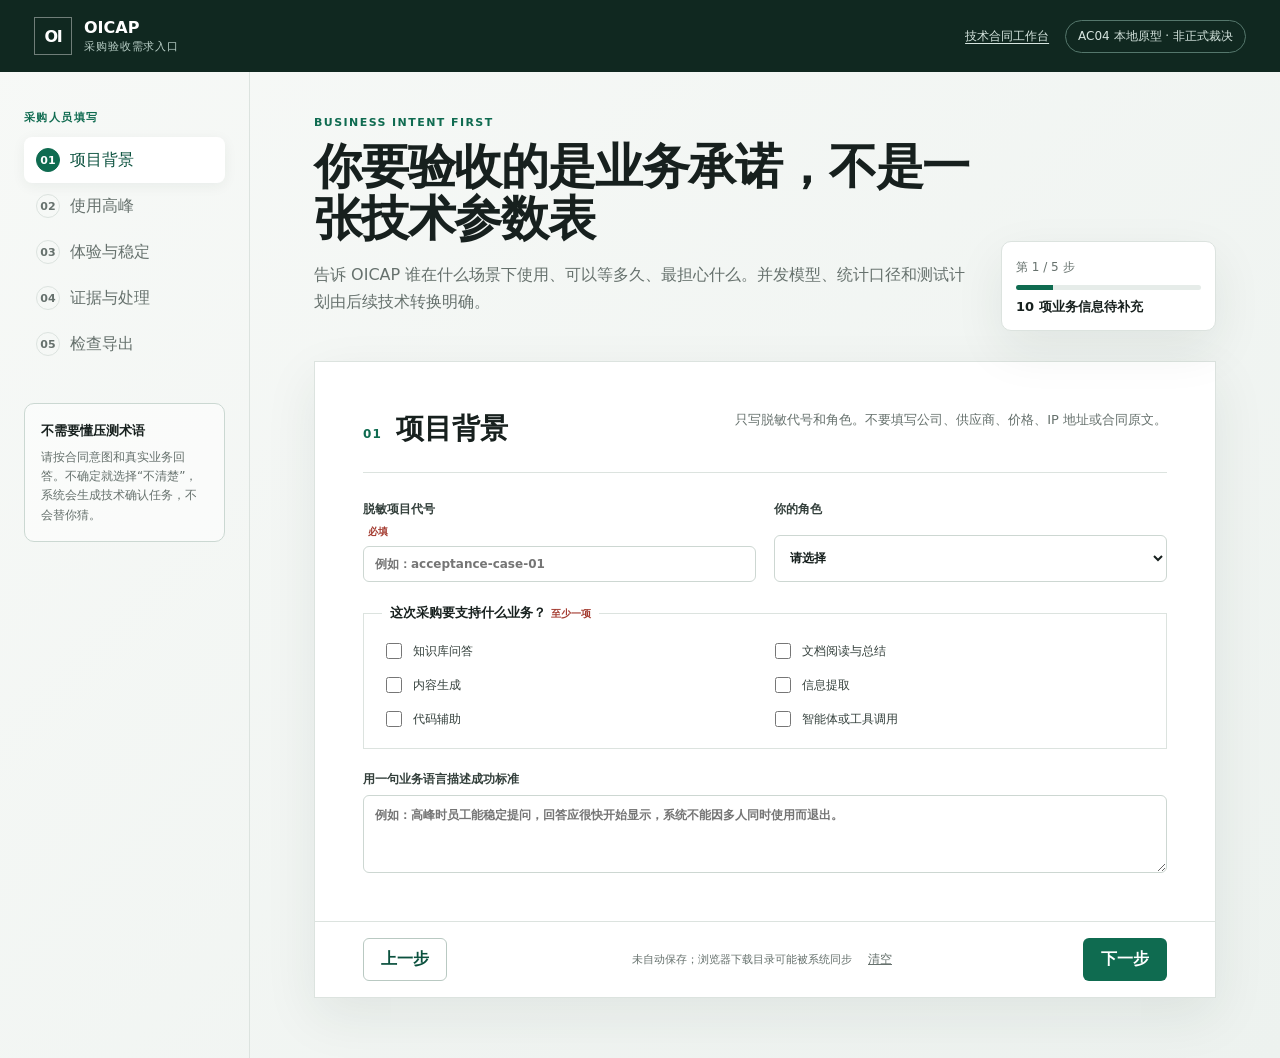
<file: web/intake-prototype/index.html>
<!doctype html>
<html lang="zh-CN">
<head>
  <meta charset="utf-8">
  <meta name="viewport" content="width=device-width, initial-scale=1">
  <meta name="color-scheme" content="light">
  <title>OICAP · 采购验收需求入口</title>
  <link rel="stylesheet" href="styles.css">
</head>
<body>
  <header class="topbar">
    <a class="brand" href="#project"><span class="brand-mark" aria-hidden="true">OI</span><span><strong>OICAP</strong><small>采购验收需求入口</small></span></a>
    <div class="header-actions"><a class="expert-link" href="expert.html">技术合同工作台</a><div class="prototype-badge">AC04 本地原型 · 非正式裁决</div></div>
  </header>

  <main class="shell">
    <aside class="rail" aria-label="录入步骤">
      <p class="eyebrow">采购人员填写</p>
      <nav id="buyer-step-nav"></nav>
      <div class="privacy-note"><strong>不需要懂压测术语</strong><p>请按合同意图和真实业务回答。不确定就选择“不清楚”，系统会生成技术确认任务，不会替你猜。</p></div>
    </aside>

    <section class="workspace">
      <div class="intro">
        <div><p class="eyebrow">Business intent first</p><h1>你要验收的是业务承诺，不是一张技术参数表</h1><p>告诉 OICAP 谁在什么场景下使用、可以等多久、最担心什么。并发模型、统计口径和测试计划由后续技术转换明确。</p></div>
        <div class="progress-card" aria-live="polite"><span id="buyer-progress-label">第 1 / 5 步</span><div class="progress-track"><i id="buyer-progress-bar"></i></div><strong id="buyer-readiness-label">尚未检查</strong></div>
      </div>

      <form id="buyer-form" novalidate>
        <section class="step" data-buyer-step="project">
          <div class="section-head"><div><p class="step-number">01</p><h2>项目背景</h2></div><p>只写脱敏代号和角色。不要填写公司、供应商、价格、IP 地址或合同原文。</p></div>
          <div class="field-grid two">
            <label>脱敏项目代号<span>必填</span><input name="project_id" placeholder="例如：acceptance-case-01"></label>
            <label>你的角色<select name="buyer_role"><option value="">请选择</option><option value="procurement">采购</option><option value="acceptance_owner">验收负责人</option><option value="business_owner">业务负责人</option><option value="it_owner">信息化负责人</option></select></label>
          </div>
          <fieldset><legend>这次采购要支持什么业务？<span>至少一项</span></legend><div class="check-grid">
            <label><input type="checkbox" name="use_case" value="knowledge_qa">知识库问答</label>
            <label><input type="checkbox" name="use_case" value="document_review">文档阅读与总结</label>
            <label><input type="checkbox" name="use_case" value="content_generation">内容生成</label>
            <label><input type="checkbox" name="use_case" value="information_extraction">信息提取</label>
            <label><input type="checkbox" name="use_case" value="coding">代码辅助</label>
            <label><input type="checkbox" name="use_case" value="agent">智能体或工具调用</label>
          </div></fieldset>
          <label>用一句业务语言描述成功标准<textarea name="business_outcome" rows="3" placeholder="例如：高峰时员工能稳定提问，回答应很快开始显示，系统不能因多人同时使用而退出。"></textarea></label>
        </section>

        <section class="step" data-buyer-step="load" hidden>
          <div class="section-head"><div><p class="step-number">02</p><h2>使用高峰</h2></div><p>“有多少账号”不等于“同时有多少请求”。只填你真正知道的，系统会把缺口交给技术人员确认。</p></div>
          <div class="field-grid two">
            <label>高峰期可能同时在线的人数<select name="peak_users_known"><option value="">请选择</option><option value="known">我知道大致人数</option><option value="unknown">目前说不清</option></select></label>
            <label>人数（如已知）<span>选择“我知道”后填写</span><input name="peak_users" type="number" min="1" step="1" placeholder="例如：500"></label>
          </div>
          <fieldset><legend>高峰期每个人大概怎么使用？<span>必填</span></legend><div class="radio-stack">
            <label><input type="radio" name="interaction_pattern" value="burst">可能在同一时刻集中发问</label>
            <label><input type="radio" name="interaction_pattern" value="active_chat">持续对话，回答后很快继续问</label>
            <label><input type="radio" name="interaction_pattern" value="occasional">间歇使用，几分钟问一次</label>
            <label><input type="radio" name="interaction_pattern" value="known_request_rate">已有每分钟请求量数据</label>
            <label><input type="radio" name="interaction_pattern" value="unknown">不知道，需要技术人员或日志确认</label>
          </div></fieldset>
          <div class="field-grid two">
            <label>已知的高峰请求量（可不填）<input name="requests_per_minute" type="number" min="0.1" step="any" placeholder="每分钟请求数"></label>
            <label>一次使用通常要处理多长内容？<select name="input_size"><option value="">请选择或不清楚</option><option value="short">短问题或短指令</option><option value="medium">数页文档</option><option value="long">长文档或大量上下文</option><option value="mixed">以上情况混合</option><option value="unknown">不清楚</option></select></label>
          </div>
        </section>

        <section class="step" data-buyer-step="experience" hidden>
          <div class="section-head"><div><p class="step-number">03</p><h2>等待体验与稳定性</h2></div><p>用用户能感知的语言填写。百分位、总体和采样时长由技术转换阶段展开并让你确认。</p></div>
          <fieldset><legend>开始显示回答</legend><div class="field-grid three">
            <label>合同是否承诺<select name="first_response_required"><option value="">请选择</option><option value="yes">是</option><option value="no">否</option><option value="unclear">不清楚</option></select></label>
            <label>希望多少秒内开始显示<span>选择“是”后填写</span><input name="first_response_seconds" type="number" min="0" step="any" placeholder="例如：2"></label>
            <label>允许偶尔慢吗？<span>选择“是”后填写</span><select name="first_response_reliability"><option value="">请选择</option><option value="almost_all">极少数可以慢</option><option value="most">大多数达到即可</option><option value="every">每一次都必须达到</option><option value="unclear">合同没说清</option></select></label>
          </div></fieldset>
          <div class="field-grid two">
            <label>至少连续稳定运行多久（小时）<span>必填</span><input name="stability_hours" type="number" min="0.1" step="any" placeholder="例如：8"></label>
            <label>失败后能否自动恢复<select name="recovery_expectation"><option value="">请选择</option><option value="no_interruption">不能出现服务中断</option><option value="automatic">允许故障但必须自动恢复</option><option value="manual">允许人工恢复</option><option value="unclear">合同没说清</option></select></label>
          </div>
          <fieldset><legend>你最担心什么？</legend><div class="check-grid">
            <label><input type="checkbox" name="risk" value="concurrency">多人同时使用后明显变慢</label>
            <label><input type="checkbox" name="risk" value="stability">长时间运行不稳定</label>
            <label><input type="checkbox" name="risk" value="oom">内存或显存不足导致退出</label>
            <label><input type="checkbox" name="risk" value="errors">高峰期超时或报错</label>
            <label><input type="checkbox" name="risk" value="quality">为了速度降低回答质量</label>
            <label><input type="checkbox" name="risk" value="wrong_deployment">实际部署与合同配置不同</label>
          </div></fieldset>
          <label>什么样的回答才算可用？<textarea name="quality_expectation" rows="3" placeholder="可以写：由业务人员抽查、使用已有标准问答、关键事实必须正确，或者‘目前没有明确标准’。"></textarea></label>
        </section>

        <section class="step" data-buyer-step="evidence" hidden>
          <div class="section-head"><div><p class="step-number">04</p><h2>交付证据与失败处理</h2></div><p>乙方资料可以作为输入，但“乙方环境测过”不等于买方现场已经复现。</p></div>
          <fieldset><legend>乙方能够提供什么？</legend><div class="check-grid">
            <label><input type="checkbox" name="supplier_evidence" value="supplier_report">乙方环境测试报告</label>
            <label><input type="checkbox" name="supplier_evidence" value="hardware_inventory">硬件清单</label>
            <label><input type="checkbox" name="supplier_evidence" value="model_identity">模型版本或文件信息</label>
            <label><input type="checkbox" name="supplier_evidence" value="engine_version">推理引擎版本</label>
            <label><input type="checkbox" name="supplier_evidence" value="runtime_inspection">允许甲方现场查看进程和配置</label>
            <label><input type="checkbox" name="supplier_evidence" value="controlled_restart">允许甲方见证重启和模型加载</label>
            <label><input type="checkbox" name="supplier_evidence" value="none_or_unknown">没有其他证据或目前不清楚</label>
          </div></fieldset>
          <div class="field-grid two">
            <label>如果技术测试 FAIL，会怎样？<span>必填</span><select name="fail_transition"><option value="">请选择</option><option value="remediate_retest">合同规定整改后重测</option><option value="reject">合同规定拒收</option><option value="commercial_adjustment">合同规定商务处置</option><option value="renegotiate">没有明确条款，只能重新协商</option><option value="unknown">不清楚</option></select></label>
            <label>现场可用于验收的时间（小时）<span>必填</span><input name="site_window_hours" type="number" min="0.5" step="any" placeholder="例如：8"></label>
          </div>
          <label>重测前允许乙方改什么？<select name="retest_changes"><option value="">请选择</option><option value="none">任何配置都不能改</option><option value="software_tuning">只允许软件参数调优</option><option value="same_model_hardware">允许软件变化，但模型和硬件不能变</option><option value="contract_defined">按合同列出的可变项</option><option value="unspecified">原合同没有规定</option></select></label>
        </section>

        <section class="step" data-buyer-step="review" hidden>
          <div class="section-head"><div><p class="step-number">05</p><h2>业务需求与技术确认任务</h2></div><p>完成采购录入不代表技术合同已冻结。所有无法安全推导的内容都会留成待办。</p></div>
          <div id="buyer-validation-summary" class="validation-summary"></div>
          <div class="callout warning"><strong>下载位置也属于保密边界</strong><span>文件会进入浏览器下载目录，该目录可能被系统或云服务同步。下载后请立即移入买方批准的私有位置。</span></div>
          <div class="review-grid"><div><h3>采购需求草案</h3><p class="hint">最高状态是 READY_FOR_TECHNICAL_TRANSLATION，不是 FROZEN 或 PASS。</p></div><button type="button" class="primary" id="buyer-download-json">下载 PRIVATE 草案</button></div>
          <pre id="buyer-json-preview" tabindex="0"></pre>
        </section>

        <footer class="form-footer"><button type="button" class="secondary" id="buyer-previous-step">上一步</button><div class="footer-note"><span id="buyer-local-status">未自动保存；浏览器下载目录可能被系统同步</span><button type="button" class="text-button" id="buyer-clear-form">清空</button></div><button type="button" class="primary" id="buyer-next-step">下一步</button></footer>
      </form>
    </section>
  </main>
  <script type="module" src="buyer-app.mjs"></script>
</body>
</html>
</file>
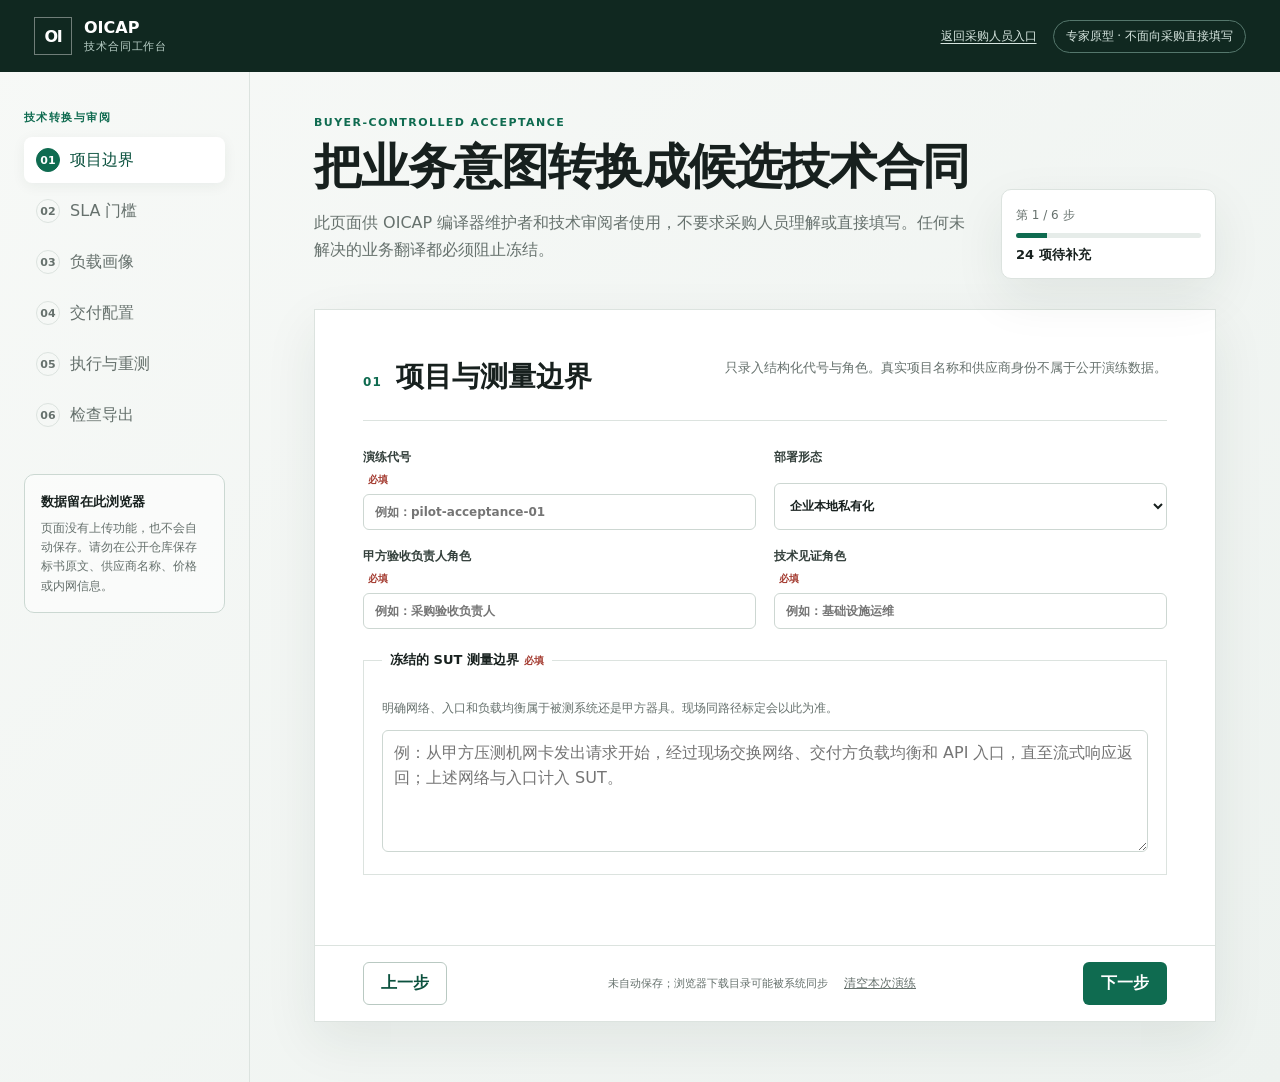
<file: web/intake-prototype/expert.html>
<!doctype html>
<html lang="zh-CN">
<head>
  <meta charset="utf-8">
  <meta name="viewport" content="width=device-width, initial-scale=1">
  <meta name="color-scheme" content="light">
  <title>OICAP · 技术合同工作台</title>
  <link rel="stylesheet" href="styles.css">
</head>
<body>
  <header class="topbar">
    <a class="brand" href="#project" aria-label="OICAP 首页">
      <span class="brand-mark" aria-hidden="true">OI</span>
      <span><strong>OICAP</strong><small>技术合同工作台</small></span>
    </a>
    <div class="header-actions"><a class="expert-link" href="index.html">返回采购人员入口</a><div class="prototype-badge">专家原型 · 不面向采购直接填写</div></div>
  </header>

  <main class="shell">
    <aside class="rail" aria-label="编排步骤">
      <p class="eyebrow">技术转换与审阅</p>
      <nav id="step-nav"></nav>
      <div class="privacy-note">
        <strong>数据留在此浏览器</strong>
        <p>页面没有上传功能，也不会自动保存。请勿在公开仓库保存标书原文、供应商名称、价格或内网信息。</p>
      </div>
    </aside>

    <section class="workspace">
      <div class="intro">
        <div>
          <p class="eyebrow">Buyer-controlled acceptance</p>
          <h1>把业务意图转换成候选技术合同</h1>
          <p>此页面供 OICAP 编译器维护者和技术审阅者使用，不要求采购人员理解或直接填写。任何未解决的业务翻译都必须阻止冻结。</p>
        </div>
        <div class="progress-card" aria-live="polite">
          <span id="progress-label">第 1 / 6 步</span>
          <div class="progress-track"><i id="progress-bar"></i></div>
          <strong id="readiness-label">尚未检查</strong>
        </div>
      </div>

      <form id="intake-form" novalidate>
        <section class="step" data-step="project" aria-labelledby="project-title">
          <div class="section-head">
            <div><p class="step-number">01</p><h2 id="project-title">项目与测量边界</h2></div>
            <p>只录入结构化代号与角色。真实项目名称和供应商身份不属于公开演练数据。</p>
          </div>
          <div class="field-grid two">
            <label>演练代号<span>必填</span><input name="project_id" placeholder="例如：pilot-acceptance-01" autocomplete="off"></label>
            <label>部署形态<select name="deployment_mode"><option value="private_on_prem">企业本地私有化</option><option value="private_cloud">企业私有云</option><option value="other">其他受控环境</option></select></label>
            <label>甲方验收负责人角色<span>必填</span><input name="buyer_role" placeholder="例如：采购验收负责人"></label>
            <label>技术见证角色<span>必填</span><input name="technical_role" placeholder="例如：基础设施运维"></label>
          </div>
          <fieldset>
            <legend>冻结的 SUT 测量边界<span>必填</span></legend>
            <p class="hint">明确网络、入口和负载均衡属于被测系统还是甲方器具。现场同路径标定会以此为准。</p>
            <textarea name="measurement_boundary" rows="4" placeholder="例：从甲方压测机网卡发出请求开始，经过现场交换网络、交付方负载均衡和 API 入口，直至流式响应返回；上述网络与入口计入 SUT。"></textarea>
          </fieldset>
        </section>

        <section class="step" data-step="sla" aria-labelledby="sla-title" hidden>
          <div class="section-head">
            <div><p class="step-number">02</p><h2 id="sla-title">SLA 门槛</h2></div>
            <p>每条门槛都必须说清指标、总体、统计量、比较符和最低证据量。不存在不加定义的“TPS”。</p>
          </div>
          <div class="callout warning"><strong>先翻译合同语言</strong><span>“50 并发、20 TPS、2 秒响应”还不是可执行 SLA。下面每一列都是为了消除一种争议。</span></div>
          <div id="gate-list" class="card-list"></div>
          <button class="secondary" type="button" id="add-gate">＋ 添加 SLA 门槛</button>
        </section>

        <section class="step" data-step="workload" aria-labelledby="workload-title" hidden>
          <div class="section-head">
            <div><p class="step-number">03</p><h2 id="workload-title">业务负载画像</h2></div>
            <p>并发用户只是外壳。输入长度、输出长度、会话节奏和业务类别共同决定实际压力。</p>
          </div>
          <div id="workload-list" class="card-list"></div>
          <button class="secondary" type="button" id="add-workload">＋ 添加业务类别</button>
        </section>

        <section class="step" data-step="deployment" aria-labelledby="deployment-title" hidden>
          <div class="section-head">
            <div><p class="step-number">04</p><h2 id="deployment-title">交付配置要求</h2></div>
            <p>14 项必须逐项表态。没有填写不等于“不要求”；故意排除必须明确选择。</p>
          </div>
          <div class="legend-row"><span><i class="dot required"></i>required 精确要求</span><span><i class="dot allowed"></i>allowed_set 有界集合</span><span><i class="dot optional"></i>informational 只记录</span><span><i class="dot none"></i>not_required 明确排除</span></div>
          <div id="deployment-list" class="requirement-list"></div>
          <div id="memory-envelope-warning" class="callout warning" hidden></div>
        </section>

        <section class="step" data-step="execution" aria-labelledby="execution-title" hidden>
          <div class="section-head">
            <div><p class="step-number">05</p><h2 id="execution-title">执行、预算与重测</h2></div>
            <p>现场时间不是无限的。测试点、重复次数和硬上限必须在看到结果前冻结。</p>
          </div>
          <div class="field-grid three">
            <label>负载语义<select name="load_semantics"><option value="closed_loop">闭环并发用户</option><option value="open_loop">开放环到达率</option></select></label>
            <label>最大计划负载<span>必填</span><input name="max_load" type="number" min="1" step="1" placeholder="500"></label>
            <label>独立重复次数<span>必填</span><input name="repeats" type="number" min="2" step="1" value="3"></label>
            <label>现场窗口（分钟）<span>必填</span><input name="site_window_minutes" type="number" min="1" step="1" placeholder="480"></label>
            <label>单点最低时长（秒）<span>必填</span><input name="min_point_duration_s" type="number" min="1" step="1" value="60"></label>
            <label>单点最低成功样本<span>必填</span><input name="min_point_samples" type="number" min="1" step="1" value="100"></label>
          </div>
          <fieldset>
            <legend>负载点</legend>
            <input name="load_points" placeholder="例如：50, 100, 200, 300, 500">
            <p class="hint">完整向量会被报告。最高通过点不能掩盖更低负载曾经失败。</p>
          </fieldset>
          <div class="field-grid two">
            <label>重测上限<select name="max_retests"><option value="0">不允许</option><option value="1" selected>最多 1 次</option><option value="2">最多 2 次</option></select></label>
            <label>重测可变配置<input name="mutable_paths" placeholder="例如：仅 batching 参数；不得换模型或硬件"></label>
          </div>
          <fieldset>
            <legend>出发前客户端自检</legend>
            <div class="check-grid">
              <label><input type="checkbox" name="preflight_max_load">按最大负载持续配速，而非瞬时峰值</label>
              <label><input type="checkbox" name="preflight_resource_record">记录 CPU、内存、描述符和网络</label>
              <label><input type="checkbox" name="onsite_same_path_calibration">现场真实路径重新标定</label>
              <label><input type="checkbox" name="buyer_controls_responder">甲方控制并校验标定应答器</label>
            </div>
          </fieldset>
        </section>

        <section class="step" data-step="review" aria-labelledby="review-title" hidden>
          <div class="section-head">
            <div><p class="step-number">06</p><h2 id="review-title">检查与导出</h2></div>
            <p>这里检查能否进入人工评审，不代表合同已经冻结，也不代表系统能达到 SLA。</p>
          </div>
          <div id="validation-summary" class="validation-summary"></div>
          <div class="callout warning">
            <strong>下载位置也属于保密边界</strong>
            <span>浏览器通常保存到 Downloads，该目录可能被系统或云服务同步。下载后请立即移入买方批准的私有位置；不要提交到公开仓库。</span>
          </div>
          <div class="review-grid">
            <div>
              <h3>演练草案</h3>
              <p class="hint">导出的 JSON 不含正式 pack、密封实例或裁决签名。</p>
            </div>
            <div class="review-actions">
              <button type="button" class="primary" id="download-json">下载 PRIVATE 草案</button>
            </div>
          </div>
          <pre id="json-preview" tabindex="0"></pre>
        </section>

        <footer class="form-footer">
          <button type="button" class="secondary" id="previous-step">上一步</button>
          <div class="footer-note"><span id="local-status">未自动保存；浏览器下载目录可能被系统同步</span><button type="button" class="text-button" id="clear-form">清空本次演练</button></div>
          <button type="button" class="primary" id="next-step">下一步</button>
        </footer>
      </form>
    </section>
  </main>

  <template id="gate-template">
    <article class="form-card gate-card">
      <div class="card-head"><strong>SLA 门槛 <span class="item-index"></span></strong><button type="button" class="icon-button remove-item" aria-label="删除此门槛">删除</button></div>
      <div class="field-grid four">
        <label>指标<select data-field="metric"><option value="">请选择</option><option value="ttft_ms">TTFT（首个有效字符）</option><option value="end_to_end_ms">端到端时延</option><option value="aggregate_output_tokens_per_second">聚合输出 token/s</option><option value="per_request_decode_tokens_per_second">单请求解码 token/s</option><option value="itl_ms">逐 token 间隔</option><option value="qualified_requests_per_second">合格请求/s</option><option value="success_rate">成功率</option><option value="quality_score">质量得分</option></select></label>
        <label>业务类别<input data-field="workload_class" placeholder="例如：knowledge_qa"></label>
        <label>统计量<select data-field="statistic"><option value="p95">p95</option><option value="p99">p99</option><option value="mean">mean</option><option value="aggregate">aggregate</option><option value="minimum">minimum</option></select></label>
        <label>比较条件<div class="inline-fields"><select data-field="comparator"><option value="lte">≤</option><option value="gte">≥</option></select><input data-field="threshold" type="number" min="0" step="any" placeholder="阈值"></div></label>
        <label>单位<input data-field="unit" placeholder="ms / token/s / ratio"></label>
        <label>统计总体<input data-field="population" placeholder="例如：成功且质量合格的请求"></label>
        <label>最低样本数<input data-field="min_samples" type="number" min="1" step="1" value="100"></label>
        <label>最低时长（秒）<input data-field="min_duration_s" type="number" min="1" step="1" value="60"></label>
      </div>
      <div class="check-grid compact">
        <label><input type="checkbox" data-field="quality_eligible">仅质量合格请求计入</label>
        <label>证据权威<select data-field="authority"><option value="client_observed">甲方客户端观测</option><option value="server_usage">服务端 usage 聚合</option><option value="quality_hook">锁定质量校验器</option><option value="authoritative_token_timestamps">权威逐 token 时间戳</option></select></label>
      </div>
    </article>
  </template>

  <template id="workload-template">
    <article class="form-card workload-card">
      <div class="card-head"><strong>业务类别 <span class="item-index"></span></strong><button type="button" class="icon-button remove-item" aria-label="删除此业务类别">删除</button></div>
      <div class="field-grid four">
        <label>类别代号<input data-field="class_id" placeholder="例如：knowledge_qa"></label>
        <label>占比（%）<input data-field="weight_percent" type="number" min="0" max="100" step="any" placeholder="100"></label>
        <label>输入 token 范围<input data-field="input_tokens" placeholder="例如：500–4000"></label>
        <label>请求输出 token 范围<input data-field="output_tokens" placeholder="例如：100–800"></label>
        <label>来源<select data-field="source_policy"><option value="oicap_standard">OICAP 标准包</option><option value="buyer_local">甲方本地数据</option><option value="distribution_matched_synthetic">分布匹配合成</option></select></label>
        <label>会话<select data-field="session_semantics"><option value="single_turn">单轮</option><option value="multi_turn">多轮</option></select></label>
        <label>买方平均请求周期（秒，可选）<input data-field="buyer_mean_request_cycle_seconds" type="number" min="0" step="any" placeholder="由买方人数与请求率推导"></label>
        <label>复核后思考间隔（毫秒）<input data-field="think_time_ms" type="number" min="0" step="any" placeholder="必填；不能默认为 0"></label>
        <label>响应<select data-field="streaming"><option value="required">必须流式</option><option value="forbidden">必须非流式</option><option value="either">均可</option></select></label>
      </div>
      <label>质量规则<textarea data-field="quality_rule" rows="2" placeholder="描述合格输出的判据和可用的参考证据；没有规则不能靠速度替代质量。"></textarea></label>
    </article>
  </template>

  <script type="module" src="app.mjs"></script>
</body>
</html>
</file>
<file: web/intake-prototype/styles.css>
:root {
  --ink: #17201e;
  --muted: #66716d;
  --line: #dce3df;
  --paper: #ffffff;
  --canvas: #f3f6f3;
  --green: #0f6b50;
  --green-dark: #0b513e;
  --green-soft: #e6f2ed;
  --amber: #9c5c04;
  --amber-soft: #fff4dc;
  --red: #a43c31;
  --red-soft: #fff0ed;
  --shadow: 0 18px 50px rgba(25, 49, 41, .08);
  font-family: Inter, ui-sans-serif, system-ui, -apple-system, BlinkMacSystemFont, "Segoe UI", sans-serif;
  color: var(--ink);
  background: var(--canvas);
}

* { box-sizing: border-box; }
body { margin: 0; min-height: 100vh; background: linear-gradient(135deg, #f7f9f7 0%, #edf2ef 100%); }
button, input, select, textarea { font: inherit; }
button { cursor: pointer; }

.topbar { height: 72px; padding: 0 34px; display: flex; align-items: center; justify-content: space-between; background: #102820; color: #fff; }
.brand { display: flex; gap: 12px; align-items: center; color: inherit; text-decoration: none; }
.brand-mark { width: 38px; height: 38px; border: 1px solid rgba(255,255,255,.4); display: grid; place-items: center; font-weight: 800; letter-spacing: -.08em; }
.brand strong, .brand small { display: block; }
.brand small { margin-top: 2px; color: #bad0c8; font-size: 11px; letter-spacing: .08em; }
.prototype-badge { border: 1px solid #55776c; padding: 7px 12px; border-radius: 999px; color: #d6e5df; font-size: 12px; }
.header-actions { display: flex; align-items: center; gap: 16px; }
.expert-link { color: #d6e5df; font-size: 12px; text-underline-offset: 3px; }

.shell { max-width: 1500px; margin: 0 auto; display: grid; grid-template-columns: 250px minmax(0, 1fr); min-height: calc(100vh - 72px); }
.rail { padding: 38px 24px; border-right: 1px solid var(--line); }
.eyebrow { margin: 0 0 12px; color: var(--green); text-transform: uppercase; letter-spacing: .13em; font-size: 11px; font-weight: 800; }
#step-nav { display: grid; gap: 5px; }
.nav-step { width: 100%; border: 0; background: transparent; border-radius: 8px; padding: 11px 12px; display: flex; align-items: center; gap: 10px; text-align: left; color: var(--muted); }
.nav-step b { width: 24px; height: 24px; border: 1px solid var(--line); border-radius: 50%; display: grid; place-items: center; font-size: 11px; }
.nav-step.active { background: var(--paper); color: var(--green-dark); box-shadow: 0 3px 14px rgba(25,49,41,.06); }
.nav-step.active b { color: white; background: var(--green); border-color: var(--green); }
.privacy-note { margin-top: 36px; padding: 16px; border: 1px solid #cbd8d2; background: rgba(255,255,255,.56); border-radius: 10px; }
.privacy-note strong { font-size: 13px; }
.privacy-note p { margin: 8px 0 0; color: var(--muted); font-size: 12px; line-height: 1.6; }

.workspace { padding: 44px clamp(28px, 5vw, 76px) 60px; min-width: 0; }
.intro { display: flex; justify-content: space-between; gap: 30px; align-items: flex-end; margin-bottom: 30px; }
.intro h1 { margin: 0; max-width: 780px; font-family: Georgia, "Songti SC", serif; font-size: clamp(30px, 4vw, 48px); line-height: 1.08; font-weight: 600; letter-spacing: -.025em; }
.intro > div > p:last-child { max-width: 760px; color: var(--muted); line-height: 1.7; }
.progress-card { width: 215px; flex: 0 0 auto; background: var(--paper); border: 1px solid var(--line); padding: 14px; border-radius: 10px; box-shadow: var(--shadow); }
.progress-card span { color: var(--muted); font-size: 12px; }
.progress-card strong { display: block; margin-top: 8px; font-size: 13px; }
.progress-track { margin-top: 9px; height: 5px; border-radius: 5px; background: #e6ece9; overflow: hidden; }
.progress-track i { display: block; height: 100%; width: 16.66%; background: var(--green); transition: width .25s ease; }

form { background: var(--paper); border: 1px solid var(--line); box-shadow: var(--shadow); }
.step { padding: clamp(24px, 4vw, 48px); min-height: 540px; }
.section-head { display: flex; justify-content: space-between; gap: 32px; align-items: flex-start; padding-bottom: 24px; border-bottom: 1px solid var(--line); margin-bottom: 28px; }
.section-head > div { display: flex; gap: 14px; align-items: baseline; }
.section-head h2 { margin: 0; font-family: Georgia, "Songti SC", serif; font-size: 28px; font-weight: 600; }
.section-head > p { margin: 0; max-width: 510px; color: var(--muted); line-height: 1.6; font-size: 13px; }
.step-number { margin: 0; color: var(--green); font-size: 12px; font-weight: 800; letter-spacing: .1em; }

.field-grid { display: grid; gap: 18px; margin-bottom: 22px; }
.field-grid.two { grid-template-columns: repeat(2, minmax(0, 1fr)); }
.field-grid.three { grid-template-columns: repeat(3, minmax(0, 1fr)); }
.field-grid.four { grid-template-columns: repeat(4, minmax(0, 1fr)); }
label { display: grid; gap: 7px; color: #34403c; font-size: 12px; font-weight: 700; }
label > span, legend > span { margin-left: 5px; color: var(--red); font-size: 10px; }
input, select, textarea { width: 100%; border: 1px solid #cdd7d2; border-radius: 6px; background: #fff; color: var(--ink); padding: 10px 11px; outline: none; }
input:focus, select:focus, textarea:focus { border-color: var(--green); box-shadow: 0 0 0 3px rgba(15,107,80,.1); }
input.invalid, select.invalid, textarea.invalid { border-color: var(--red); background: #fffafa; }
textarea { resize: vertical; line-height: 1.55; }
fieldset { margin: 0 0 22px; padding: 18px; border: 1px solid var(--line); }
legend { padding: 0 8px; font-size: 13px; font-weight: 800; }
.hint { color: var(--muted); font-size: 12px; line-height: 1.6; }

.callout { display: flex; gap: 10px; align-items: baseline; margin-bottom: 20px; padding: 13px 15px; border-radius: 7px; font-size: 12px; line-height: 1.55; }
.callout.warning { color: #70450b; background: var(--amber-soft); border-left: 3px solid var(--amber); }
.callout.danger { color: #7b3028; background: var(--red-soft); border-left: 3px solid var(--red); }
.callout.good { color: var(--green-dark); background: var(--green-soft); border-left: 3px solid var(--green); }
.card-list { display: grid; gap: 16px; margin-bottom: 18px; }
.form-card { padding: 18px; background: #fbfcfb; border: 1px solid var(--line); border-radius: 9px; }
.card-head { display: flex; justify-content: space-between; align-items: center; margin-bottom: 16px; }
.card-head strong { font-family: Georgia, "Songti SC", serif; font-size: 17px; }
.icon-button, .text-button { border: 0; background: transparent; color: var(--muted); font-size: 12px; text-decoration: underline; }
.inline-fields { display: grid; grid-template-columns: 75px 1fr; gap: 6px; }
.check-grid { display: grid; grid-template-columns: repeat(2, minmax(0, 1fr)); gap: 12px; }
.check-grid label { display: flex; align-items: center; gap: 8px; font-weight: 500; }
.check-grid input[type="checkbox"] { width: 16px; height: 16px; }
.check-grid.compact { align-items: end; }
.radio-stack { display: grid; gap: 11px; }
.radio-stack label { display: flex; align-items: center; gap: 9px; font-weight: 500; }
.radio-stack input { width: 16px; height: 16px; }

.legend-row { display: flex; gap: 20px; flex-wrap: wrap; margin-bottom: 16px; color: var(--muted); font-size: 11px; }
.dot { display: inline-block; width: 8px; height: 8px; margin-right: 5px; border-radius: 50%; }
.dot.required { background: var(--green); }.dot.allowed { background: #3478a5; }.dot.optional { background: #aa7a24; }.dot.none { background: #88938f; }
.requirement-list { border-top: 1px solid var(--line); }
.requirement-row { display: grid; grid-template-columns: minmax(170px, .9fr) 160px minmax(240px, 2fr); gap: 14px; align-items: center; padding: 13px 0; border-bottom: 1px solid var(--line); }
.requirement-row strong { font-size: 12px; }.requirement-row small { display: block; margin-top: 3px; color: var(--muted); font-weight: 400; }

.validation-summary { display: grid; gap: 8px; margin-bottom: 24px; }
.validation-item { padding: 11px 13px; border-radius: 6px; font-size: 12px; line-height: 1.5; }
.validation-item.error { color: #7b3028; background: var(--red-soft); }.validation-item.warning { color: #70450b; background: var(--amber-soft); }.validation-item.success { color: var(--green-dark); background: var(--green-soft); }
.review-grid { display: flex; align-items: center; justify-content: space-between; gap: 20px; }
.review-grid h3 { margin-bottom: 4px; }
.review-actions { display: flex; gap: 8px; }
pre { max-height: 520px; overflow: auto; padding: 18px; border-radius: 7px; background: #10201a; color: #dbe9e3; font: 12px/1.6 ui-monospace, SFMono-Regular, Menlo, monospace; }

.form-footer { min-height: 76px; border-top: 1px solid var(--line); padding: 15px clamp(24px, 4vw, 48px); display: flex; align-items: center; justify-content: space-between; gap: 14px; }
.primary, .secondary { border-radius: 6px; padding: 10px 17px; font-weight: 750; border: 1px solid transparent; }
.primary { background: var(--green); color: #fff; }.primary:hover { background: var(--green-dark); }
.secondary { background: #fff; color: var(--green-dark); border-color: #b9c9c2; }.secondary:hover { background: var(--green-soft); }
.footer-note { color: var(--muted); font-size: 11px; }
.footer-note .text-button { margin-left: 10px; }

@media (max-width: 1050px) {
  .shell { grid-template-columns: 1fr; }
  .rail { border-right: 0; border-bottom: 1px solid var(--line); padding: 18px 24px; }
  .rail > .eyebrow, .privacy-note { display: none; }
  #step-nav { display: flex; overflow-x: auto; }
  .nav-step { min-width: max-content; }
  .field-grid.four { grid-template-columns: repeat(2, minmax(0, 1fr)); }
}
@media (max-width: 720px) {
  .topbar { padding: 0 18px; }.prototype-badge { display: none; }.header-actions { gap: 8px; }
  .workspace { padding: 28px 14px 40px; }
  .intro { display: block; }.progress-card { width: 100%; margin-top: 18px; }
  .section-head { display: block; }.section-head > p { margin-top: 12px; }
  .field-grid.two, .field-grid.three, .field-grid.four, .check-grid { grid-template-columns: 1fr; }
  .requirement-row { grid-template-columns: 1fr; }
  .form-footer { flex-wrap: wrap; }.footer-note { order: 3; width: 100%; text-align: center; }
  .review-grid { align-items: flex-start; flex-direction: column; }
}
</file>
